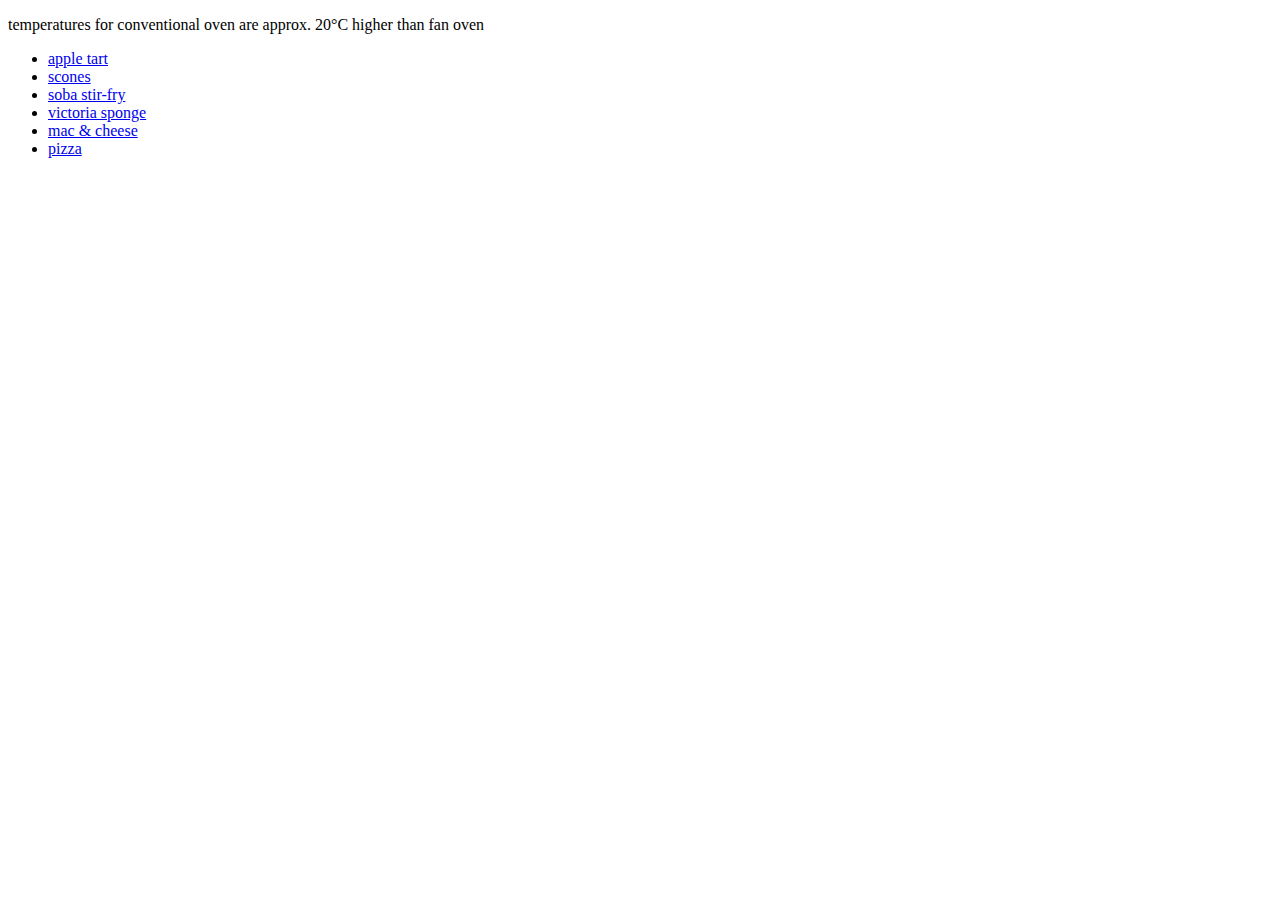
<file: public/recipes/index.html>
<!DOCTYPE html>
<html lang="en">

<head>
    <meta charset="utf-8">
    <meta name="viewport" content="width=device-width, initial-scale=1">
    <title>recipes :)</title>
    <!-- <link rel="stylesheet" type="text/css" href="styles.css"> -->
</head>

<body>
    <p>temperatures for conventional oven are approx. 20°C higher than fan oven</p>

    <ul>
        <li><a href="/recipes/apple-tart.html">apple tart</a></li>
        <li><a href="/recipes/scones.html">scones</a></li>
        <li><a href="/recipes/soba-stirfry.html">soba stir-fry</a></li>
        <li><a href="/recipes/victoria-sponge.html">victoria sponge</a></li>
        <li><a href="/recipes/mac-n-cheese.html">mac & cheese</a></li>
        <li><a href="/recipes/pizza.html">pizza</a></li>
    </ul>
</body>

</html>
</file>
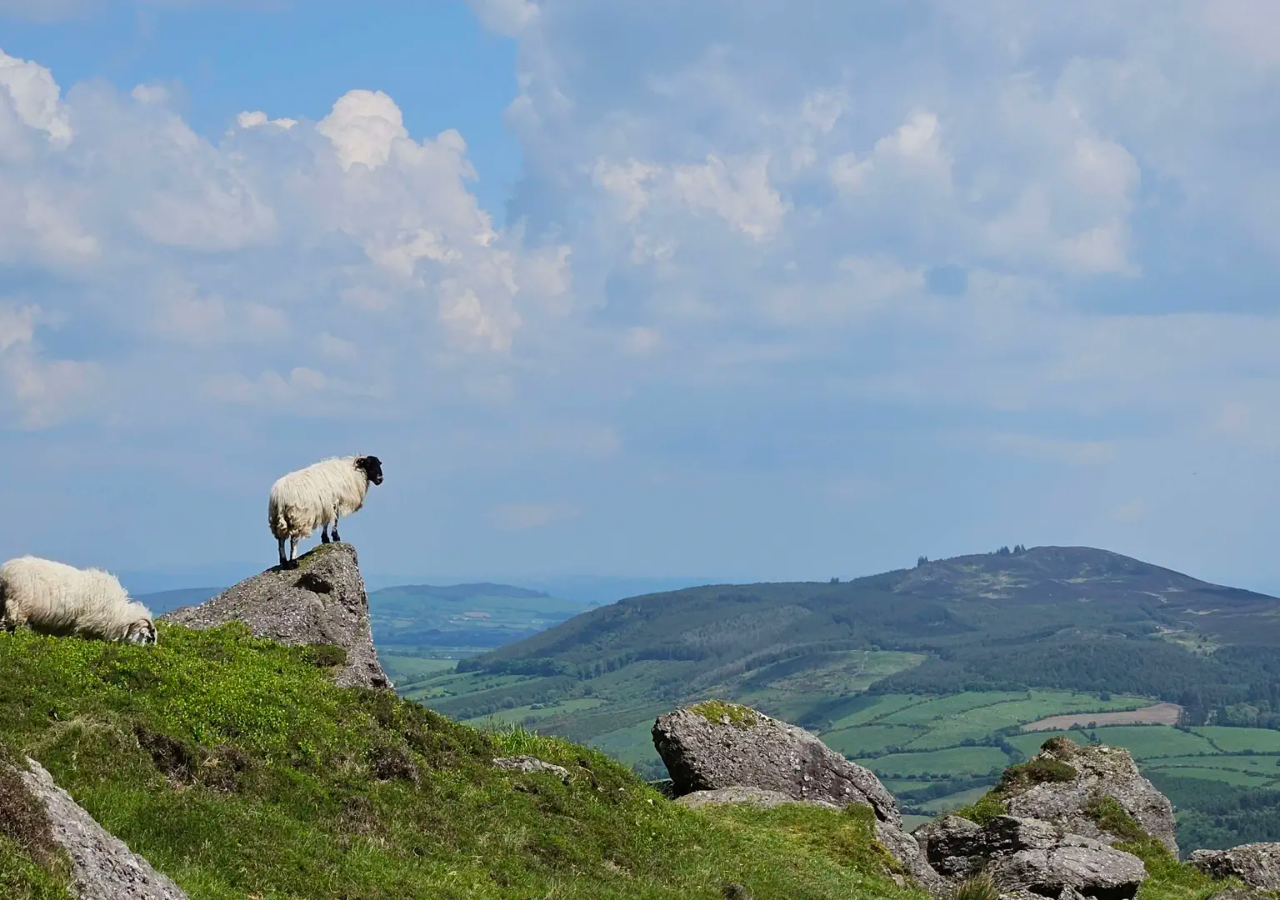
<file: public/help.html>
<!DOCTYPE html>
<html lang="en">

<head>
    <meta charset="utf-8">
    <meta name="viewport" content="width=device-width, initial-scale=1">
    <title>hi :)</title>
    <link rel="stylesheet" type="text/css" href="styles.css">
</head>

<body>

</body>

</html>
</file>
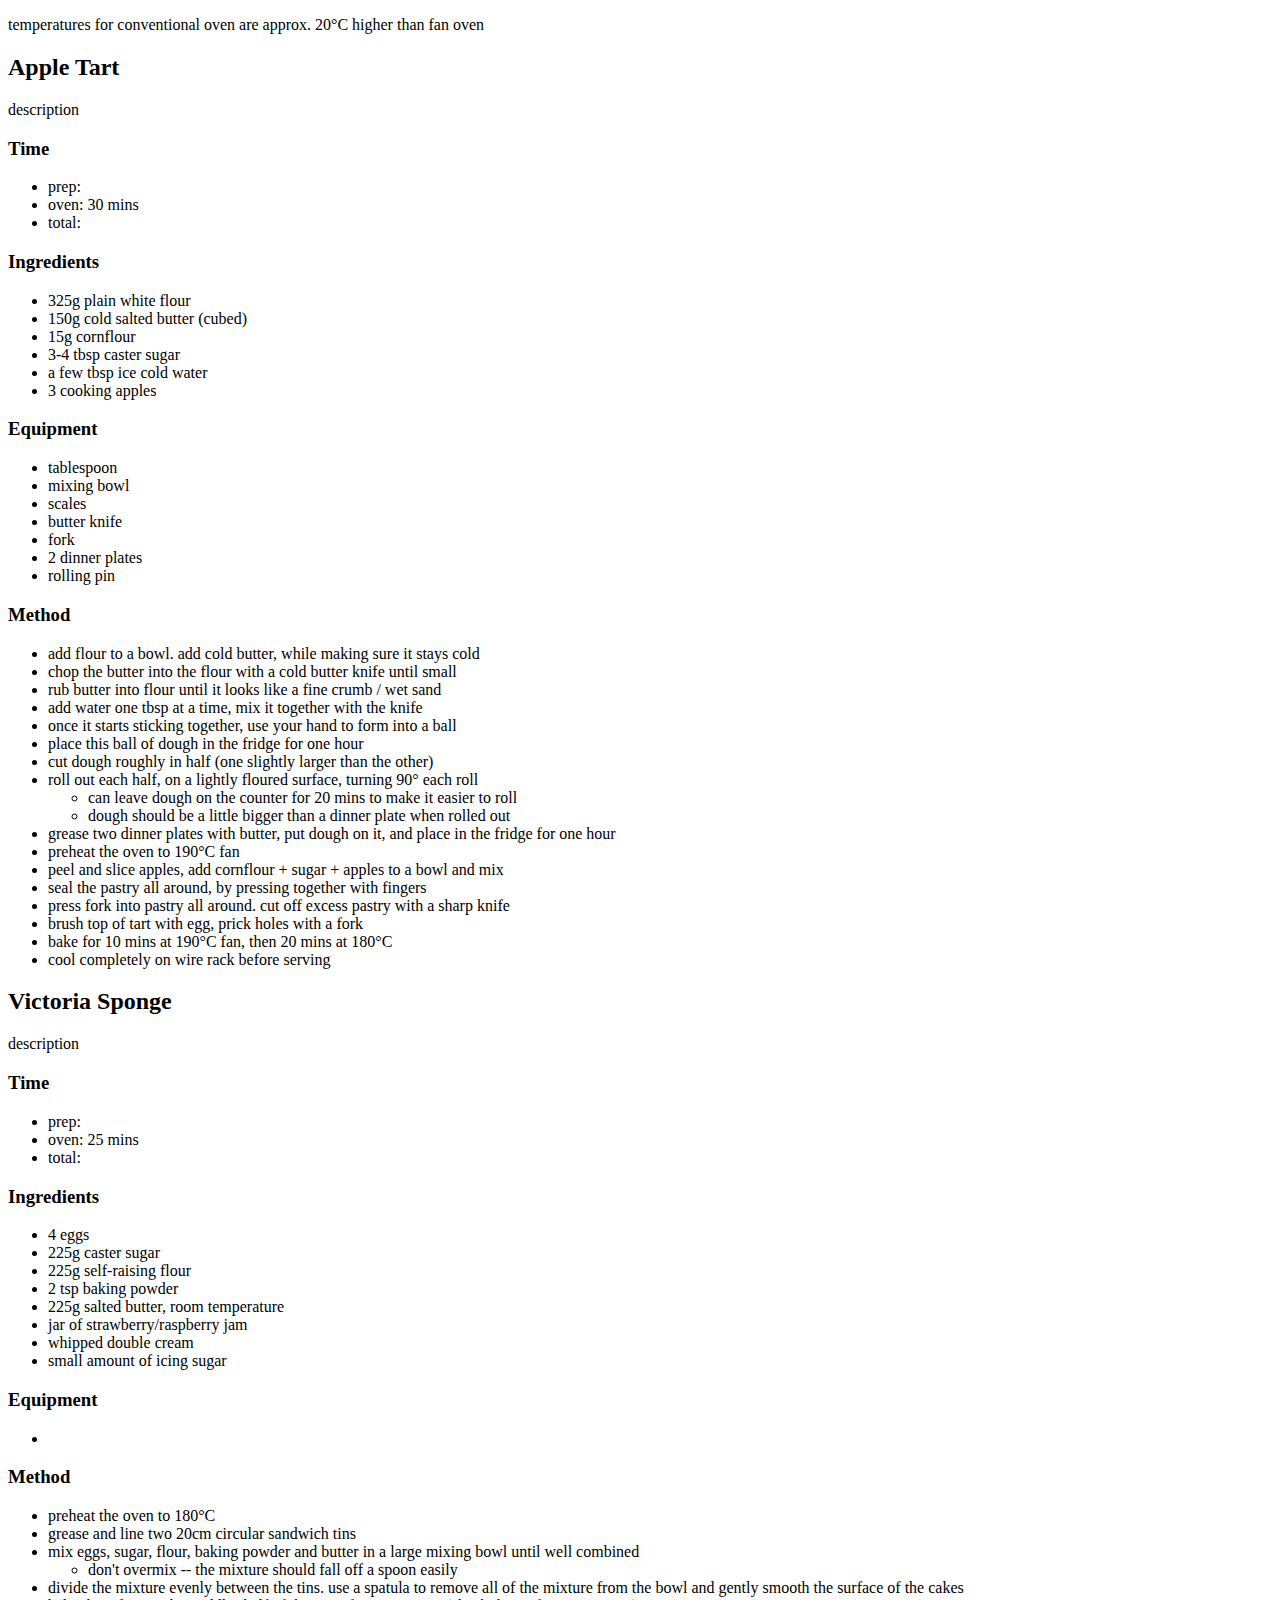
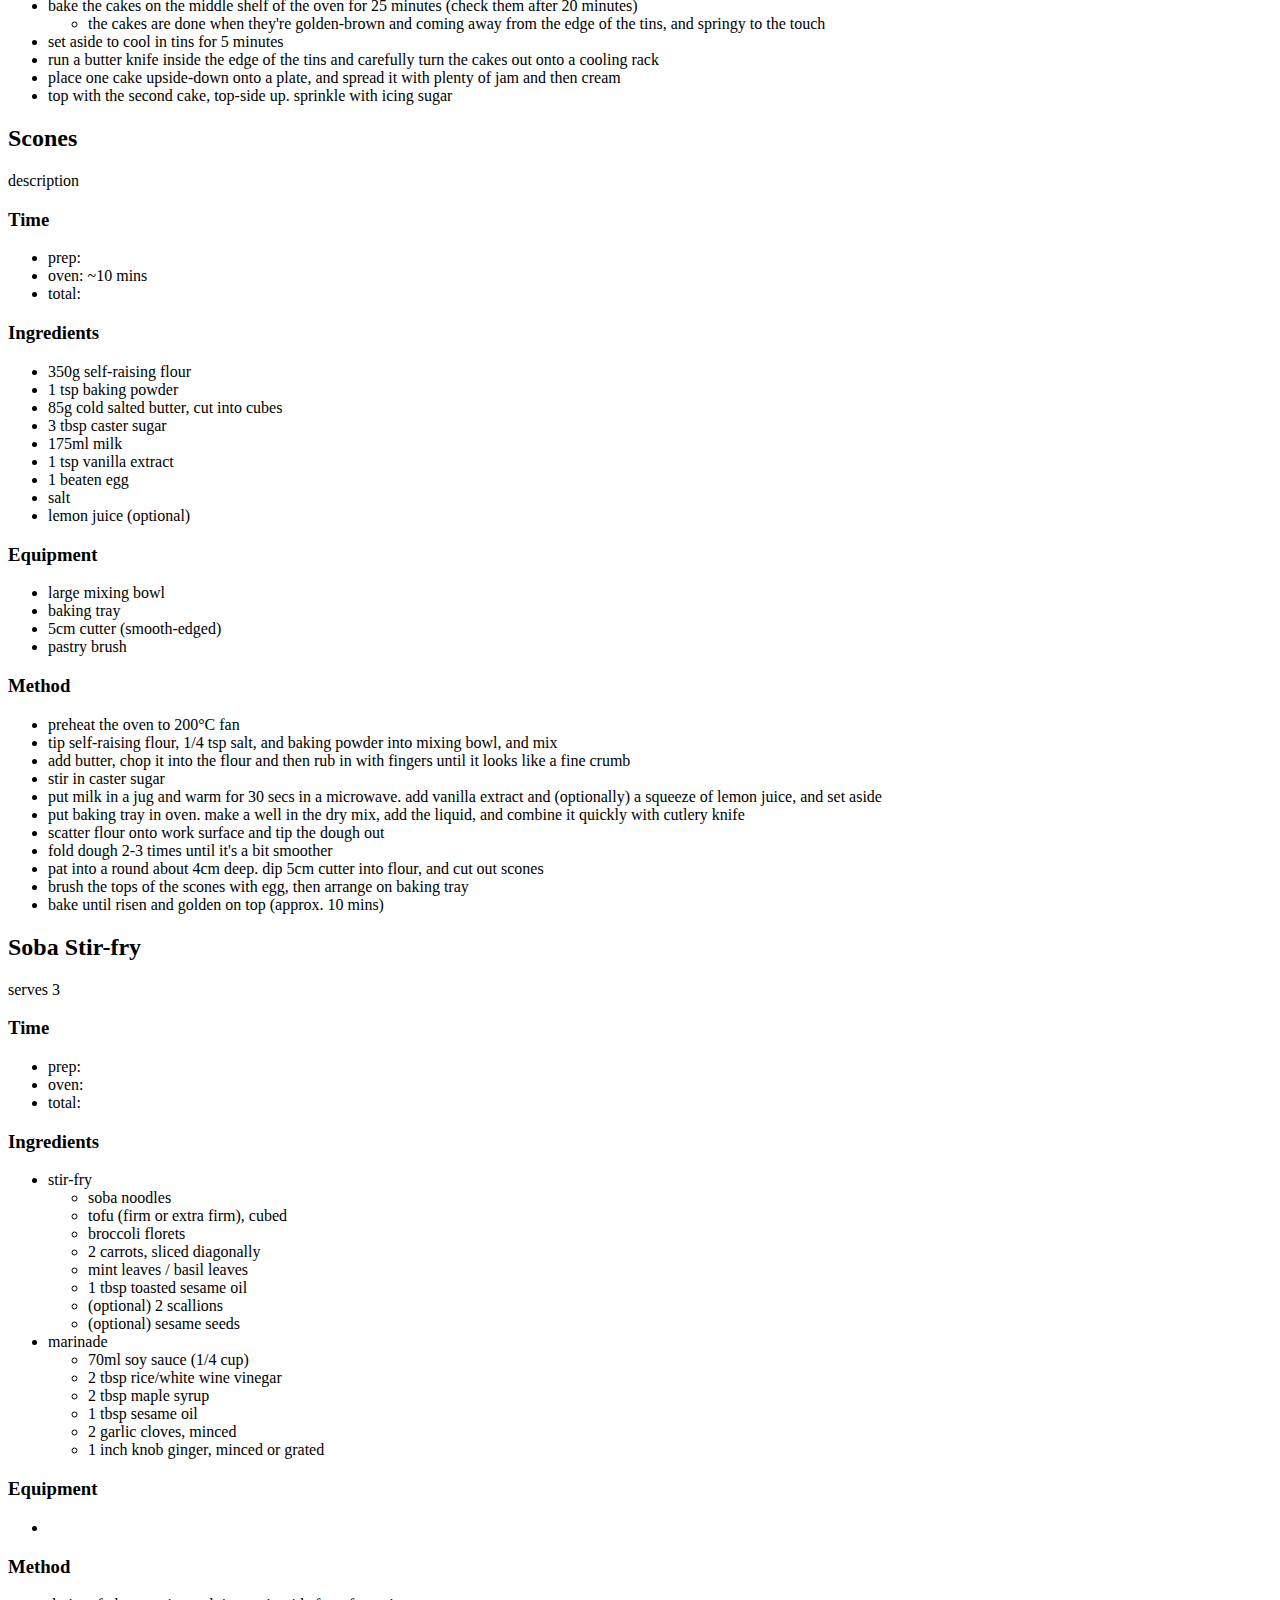
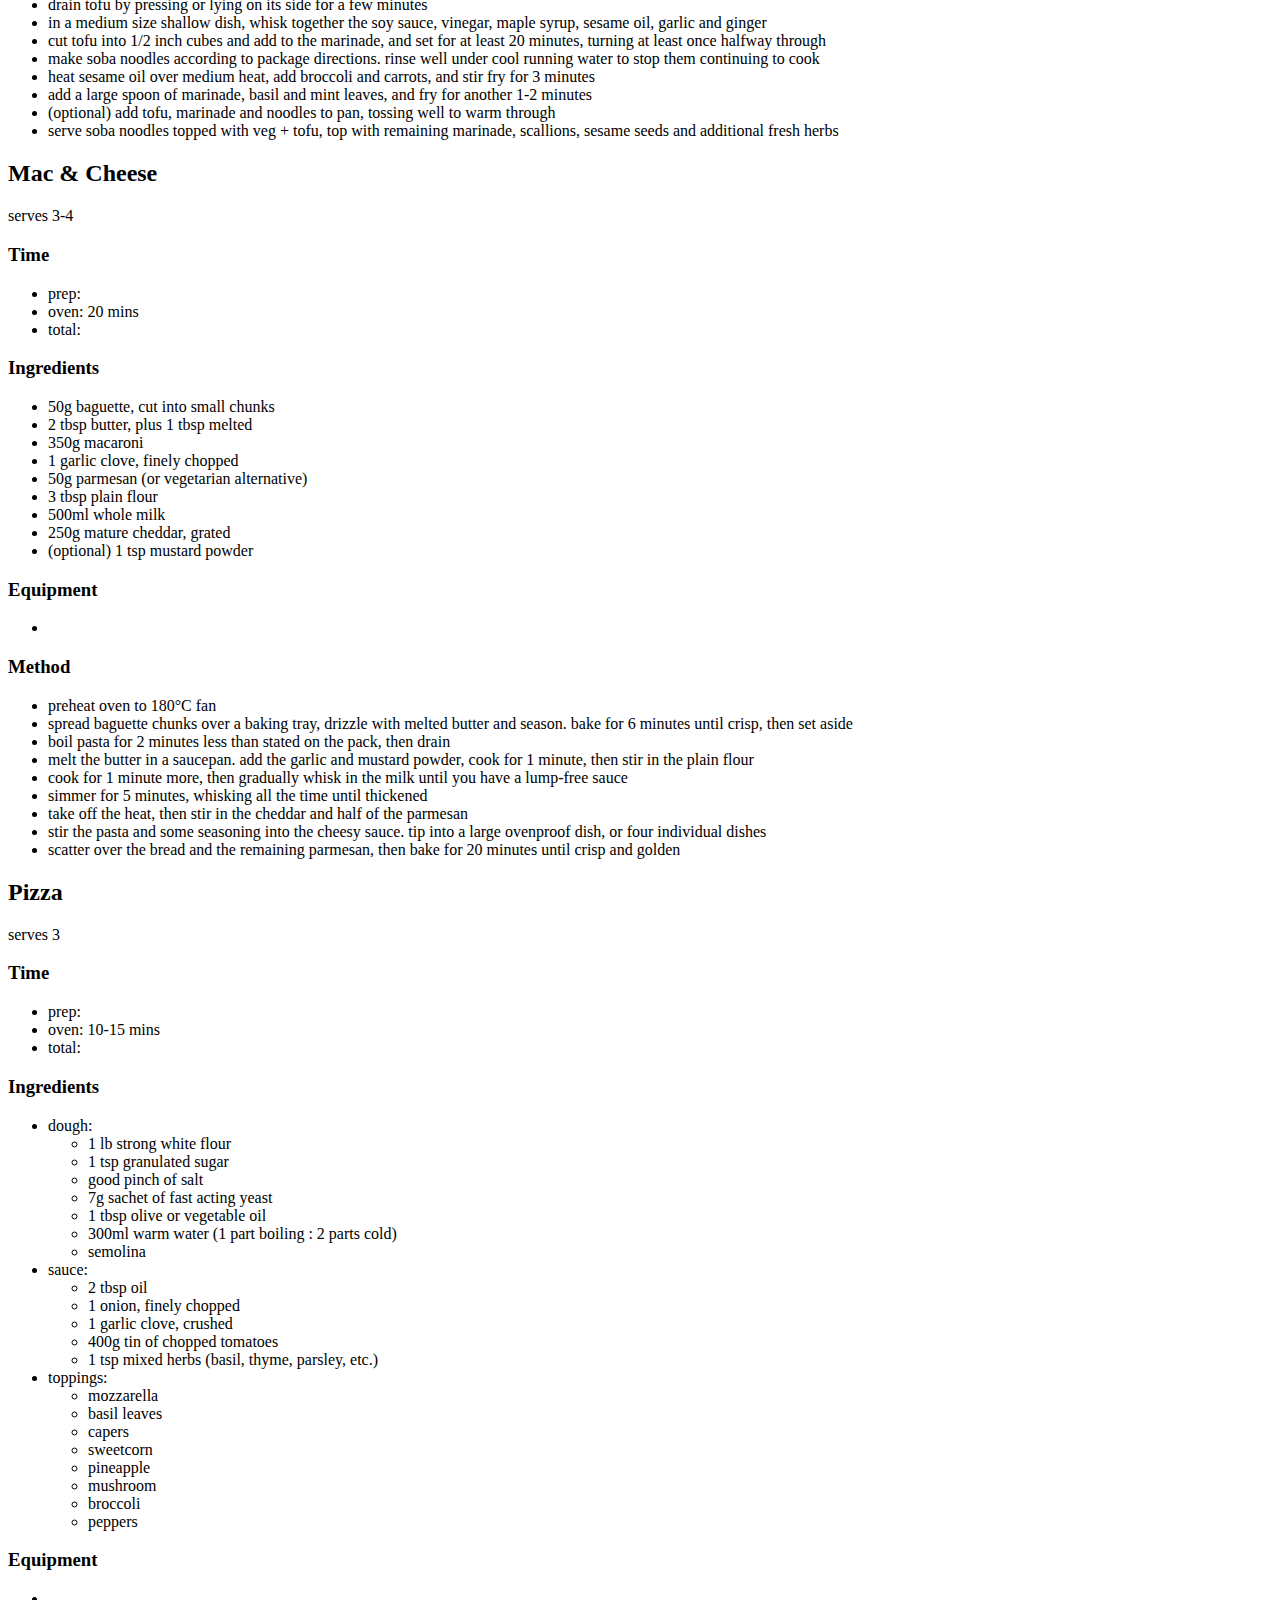
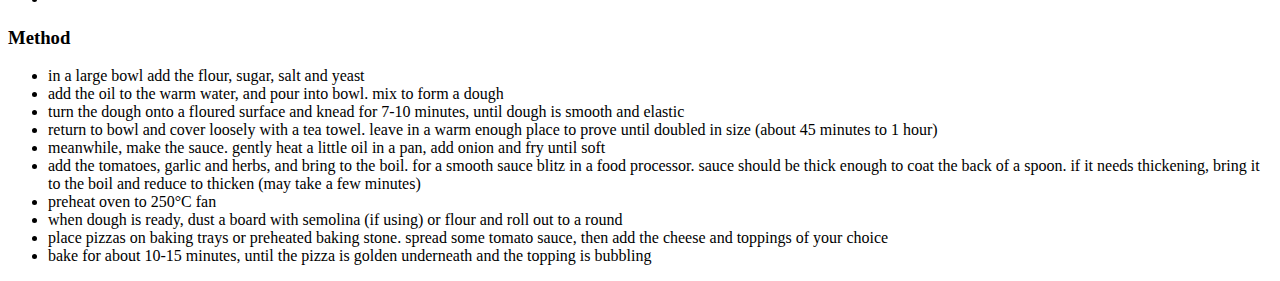
<file: public/recipes.html>
<!DOCTYPE html>
<html lang="en">

<head>
    <meta charset="utf-8">
    <meta name="viewport" content="width=device-width, initial-scale=1">
    <title>hi :)</title>
    <!-- <link rel="stylesheet" type="text/css" href="styles.css"> -->
</head>

<body>
    <p>temperatures for conventional oven are approx. 20°C higher than fan oven</p>

    <article>
        <h2>Apple Tart</h2>
        <p>description</p>
        <section class="preparation">
            <h3>Time</h3>
            <ul>
                <li>prep:</li>
                <li>oven: 30 mins</li>
                <li>total:</li>
            </ul>
        </section>
        <section class="ingredients">
            <h3>Ingredients</h3>
            <ul>
                <li>325g plain white flour</li>
                <li>150g cold salted butter (cubed)</li>
                <li>15g cornflour</li>
                <li>3-4 tbsp caster sugar</li>
                <li>a few tbsp ice cold water</li>
                <li>3 cooking apples</li>
            </ul>
        </section>
        <section class="equipment">
            <h3>Equipment</h3>
            <ul>
                <li>tablespoon</li>
                <li>mixing bowl</li>
                <li>scales</li>
                <li>butter knife</li>
                <li>fork</li>
                <li>2 dinner plates</li>
                <li>rolling pin</li>
            </ul>
        </section>
        <section class="method">
            <h3>Method</h3>
            <ul>
                <li>add flour to a bowl. add cold butter, while making sure it stays cold</li>
                <li>chop the butter into the flour with a cold butter knife until small</li>
                <li>rub butter into flour until it looks like a fine crumb / wet sand</li>
                <li>add water one tbsp at a time, mix it together with the knife</li>
                <li>once it starts sticking together, use your hand to form into a ball</li>
                <li>place this ball of dough in the fridge for one hour</li>
                <li>cut dough roughly in half (one slightly larger than the other)</li>
                <li>roll out each half, on a lightly floured surface, turning 90° each roll
                    <ul>
                        <li>can leave dough on the counter for 20 mins to make it easier to roll</li>
                        <li>dough should be a little bigger than a dinner plate when rolled out</li>
                    </ul>
                </li>
                <li>grease two dinner plates with butter, put dough on it, and place in the fridge for one hour</li>
                <li>preheat the oven to 190°C fan</li>
                <li>peel and slice apples, add cornflour + sugar + apples to a bowl and mix</li>
                <li>seal the pastry all around, by pressing together with fingers</li>
                <li>press fork into pastry all around. cut off excess pastry with a sharp knife</li>
                <li>brush top of tart with egg, prick holes with a fork</li>
                <li>bake for 10 mins at 190°C fan, then 20 mins at 180°C</li>
                <li>cool completely on wire rack before serving</li>
            </ul>
        </section>
    </article>

    <article>
        <h2>Victoria Sponge</h2>
        <p>description</p>
        <section class="preparation">
            <h3>Time</h3>
            <ul>
                <li>prep:</li>
                <li>oven: 25 mins</li>
                <li>total:</li>
            </ul>
        </section>
        <section class="ingredients">
            <h3>Ingredients</h3>
            <ul>
                <li>4 eggs</li>
                <li>225g caster sugar</li>
                <li>225g self-raising flour</li>
                <li>2 tsp baking powder</li>
                <li>225g salted butter, room temperature</li>
                <li>jar of strawberry/raspberry jam</li>
                <li>whipped double cream</li>
                <li>small amount of icing sugar</li>
            </ul>
        </section>
        <section class="equipment">
            <h3>Equipment</h3>
            <ul>
                <li></li>
            </ul>
        </section>
        <section class="method">
            <h3>Method</h3>
            <ul>
                <li>preheat the oven to 180°C</li>
                <li>grease and line two 20cm circular sandwich tins</li>
                <li>mix eggs, sugar, flour, baking powder and butter in a large mixing bowl until well combined
                    <ul>
                        <li>don't overmix -- the mixture should fall off a spoon easily</li>
                    </ul>
                </li>
                <li>divide the mixture evenly between the tins. use a spatula to remove all of the mixture from the bowl
                    and gently smooth the surface of the cakes</li>
                <li>bake the cakes on the middle shelf of the oven for 25 minutes (check them after 20 minutes)
                    <ul>
                        <li>the cakes are done when they're golden-brown and coming away from the edge of the tins, and
                            springy to the touch</li>
                    </ul>
                </li>
                <li>set aside to cool in tins for 5 minutes</li>
                <li>run a butter knife inside the edge of the tins and carefully turn the cakes out onto a cooling rack
                </li>
                <li>place one cake upside-down onto a plate, and spread it with plenty of jam and then cream</li>
                <li>top with the second cake, top-side up. sprinkle with icing sugar</li>
            </ul>
        </section>
    </article>

    <article>
        <h2>Scones</h2>
        <p>description</p>
        <section class="preparation">
            <h3>Time</h3>
            <ul>
                <li>prep:</li>
                <li>oven: ~10 mins</li>
                <li>total:</li>
            </ul>
        </section>
        <section class="ingredients">
            <h3>Ingredients</h3>
            <ul>
                <li>350g self-raising flour</li>
                <li>1 tsp baking powder</li>
                <li>85g cold salted butter, cut into cubes</li>
                <li>3 tbsp caster sugar</li>
                <li>175ml milk</li>
                <li>1 tsp vanilla extract</li>
                <li>1 beaten egg</li>
                <li>salt</li>
                <li>lemon juice (optional)</li>
            </ul>
        </section>
        <section class="equipment">
            <h3>Equipment</h3>
            <ul>
                <li>large mixing bowl</li>
                <li>baking tray</li>
                <li>5cm cutter (smooth-edged)</li>
                <li>pastry brush</li>
            </ul>
        </section>
        <section class="method">
            <h3>Method</h3>
            <ul>
                <li>preheat the oven to 200°C fan</li>
                <li>tip self-raising flour, 1/4 tsp salt, and baking powder into mixing bowl, and mix</li>
                <li>add butter, chop it into the flour and then rub in with fingers until it looks like a fine crumb
                </li>
                <li>stir in caster sugar</li>
                <li>put milk in a jug and warm for 30 secs in a microwave. add vanilla extract and (optionally) a
                    squeeze of lemon juice, and set aside</li>
                <li>put baking tray in oven. make a well in the dry mix, add the liquid, and combine it quickly with
                    cutlery knife</li>
                <li>scatter flour onto work surface and tip the dough out</li>
                <li>fold dough 2-3 times until it's a bit smoother</li>
                <li>pat into a round about 4cm deep. dip 5cm cutter into flour, and cut out scones</li>
                <li>brush the tops of the scones with egg, then arrange on baking tray</li>
                <li>bake until risen and golden on top (approx. 10 mins)</li>
            </ul>
        </section>
    </article>

    <article>
        <h2>Soba Stir-fry</h2>
        <p>serves 3</p>
        <section class="preparation">
            <h3>Time</h3>
            <ul>
                <li>prep:</li>
                <li>oven:</li>
                <li>total:</li>
            </ul>
        </section>
        <section class="ingredients">
            <h3>Ingredients</h3>
            <ul>
                <li>stir-fry <ul>
                        <li>soba noodles</li>
                        <li>tofu (firm or extra firm), cubed</li>
                        <li>broccoli florets</li>
                        <li>2 carrots, sliced diagonally</li>
                        <li>mint leaves / basil leaves</li>
                        <li>1 tbsp toasted sesame oil</li>
                        <li>(optional) 2 scallions</li>
                        <li>(optional) sesame seeds</li>
                    </ul>
                </li>
                <li>marinade<ul>
                        <li>70ml soy sauce (1/4 cup)</li>
                        <li>2 tbsp rice/white wine vinegar</li>
                        <li>2 tbsp maple syrup</li>
                        <li>1 tbsp sesame oil</li>
                        <li>2 garlic cloves, minced</li>
                        <li>1 inch knob ginger, minced or grated</li>
                    </ul>
                </li>
            </ul>
        </section>
        <section class="equipment">
            <h3>Equipment</h3>
            <ul>
                <li></li>
            </ul>
        </section>
        <section class="method">
            <h3>Method</h3>
            <ul>
                <li>drain tofu by pressing or lying on its side for a few minutes</li>
                <li>in a medium size shallow dish, whisk together the soy sauce, vinegar, maple syrup, sesame oil,
                    garlic and ginger</li>
                <li>cut tofu into 1/2 inch cubes and add to the marinade, and set for at least 20 minutes, turning at
                    least once halfway through</li>
                <li>make soba noodles according to package directions. rinse well under cool running water to stop them
                    continuing to cook</li>
                <li>heat sesame oil over medium heat, add broccoli and carrots, and stir fry for 3 minutes</li>
                <li>add a large spoon of marinade, basil and mint leaves, and fry for another 1-2 minutes</li>
                <li>(optional) add tofu, marinade and noodles to pan, tossing well to warm through</li>
                <li>serve soba noodles topped with veg + tofu, top with remaining marinade, scallions, sesame seeds and
                    additional fresh herbs</li>
            </ul>
        </section>
    </article>

    <article>
        <h2>Mac & Cheese</h2>
        <p>serves 3-4</p>
        <section class="preparation">
            <h3>Time</h3>
            <ul>
                <li>prep:</li>
                <li>oven: 20 mins</li>
                <li>total:</li>
            </ul>
        </section>
        <section class="ingredients">
            <h3>Ingredients</h3>
            <ul>
                <li>50g baguette, cut into small chunks</li>
                <li>2 tbsp butter, plus 1 tbsp melted</li>
                <li>350g macaroni</li>
                <li>1 garlic clove, finely chopped</li>
                <li>50g parmesan (or vegetarian alternative)</li>
                <li>3 tbsp plain flour</li>
                <li>500ml whole milk</li>
                <li>250g mature cheddar, grated</li>
                <li>(optional) 1 tsp mustard powder</li>
            </ul>
        </section>
        <section class="equipment">
            <h3>Equipment</h3>
            <ul>
                <li></li>
            </ul>
        </section>
        <section class="method">
            <h3>Method</h3>
            <ul>
                <li>preheat oven to 180°C fan</li>
                <li>spread baguette chunks over a baking tray, drizzle with melted butter and season. bake for 6 minutes
                    until crisp, then set aside</li>
                <li>boil pasta for 2 minutes less than stated on the pack, then drain</li>
                <li>melt the butter in a saucepan. add the garlic and mustard powder, cook for 1 minute, then stir in
                    the plain flour</li>
                <li>cook for 1 minute more, then gradually whisk in the milk until you have a lump-free sauce</li>
                <li>simmer for 5 minutes, whisking all the time until thickened</li>
                <li>take off the heat, then stir in the cheddar and half of the parmesan</li>
                <li>stir the pasta and some seasoning into the cheesy sauce. tip into a large ovenproof dish, or four
                    individual dishes</li>
                <li>scatter over the bread and the remaining parmesan, then bake for 20 minutes until crisp and golden
                </li>
            </ul>
        </section>
    </article>

    <article>
        <h2>Pizza</h2>
        <p>serves 3</p>
        <section class="preparation">
            <h3>Time</h3>
            <ul>
                <li>prep:</li>
                <li>oven: 10-15 mins</li>
                <li>total:</li>
            </ul>
        </section>
        <section class="ingredients">
            <h3>Ingredients</h3>
            <ul>
                <li>dough: <ul>
                        <li>1 lb strong white flour</li>
                        <li>1 tsp granulated sugar</li>
                        <li>good pinch of salt</li>
                        <li>7g sachet of fast acting yeast</li>
                        <li>1 tbsp olive or vegetable oil</li>
                        <li>300ml warm water (1 part boiling : 2 parts cold)</li>
                        <li>semolina</li>
                    </ul>
                </li>
                <li>sauce: <ul>
                        <li>2 tbsp oil</li>
                        <li>1 onion, finely chopped</li>
                        <li>1 garlic clove, crushed</li>
                        <li>400g tin of chopped tomatoes</li>
                        <li>1 tsp mixed herbs (basil, thyme, parsley, etc.)</li>
                    </ul>
                </li>
                <li>toppings: <ul>
                        <li>mozzarella</li>
                        <li>basil leaves</li>
                        <li>capers</li>
                        <li>sweetcorn</li>
                        <li>pineapple</li>
                        <li>mushroom</li>
                        <li>broccoli</li>
                        <li>peppers</li>
                    </ul>
                </li>
            </ul>
        </section>
        <section class="equipment">
            <h3>Equipment</h3>
            <ul>
                <li></li>
            </ul>
        </section>
        <section class="method">
            <h3>Method</h3>
            <ul>
                <li>in a large bowl add the flour, sugar, salt and yeast</li>
                <li>add the oil to the warm water, and pour into bowl. mix to form a dough</li>
                <li>turn the dough onto a floured surface and knead for 7-10 minutes, until dough is smooth and elastic
                </li>
                <li>return to bowl and cover loosely with a tea towel. leave in a warm enough place to prove until
                    doubled in size (about 45 minutes to 1 hour)</li>
                <li>meanwhile, make the sauce. gently heat a little oil in a pan, add onion and fry until soft</li>
                <li>add the tomatoes, garlic and herbs, and bring to the boil. for a smooth sauce blitz in a food
                    processor. sauce should be thick enough to coat the back of a spoon. if it needs thickening, bring
                    it to the boil and reduce to thicken (may take a few minutes)</li>
                <li>preheat oven to 250°C fan</li>
                <li>when dough is ready, dust a board with semolina (if using) or flour and roll out to a round</li>
                <li>place pizzas on baking trays or preheated baking stone. spread some tomato sauce, then add the
                    cheese and toppings of your choice</li>
                <li>bake for about 10-15 minutes, until the pizza is golden underneath and the topping is bubbling</li>
            </ul>
        </section>
    </article>
</body>

</html>
</file>
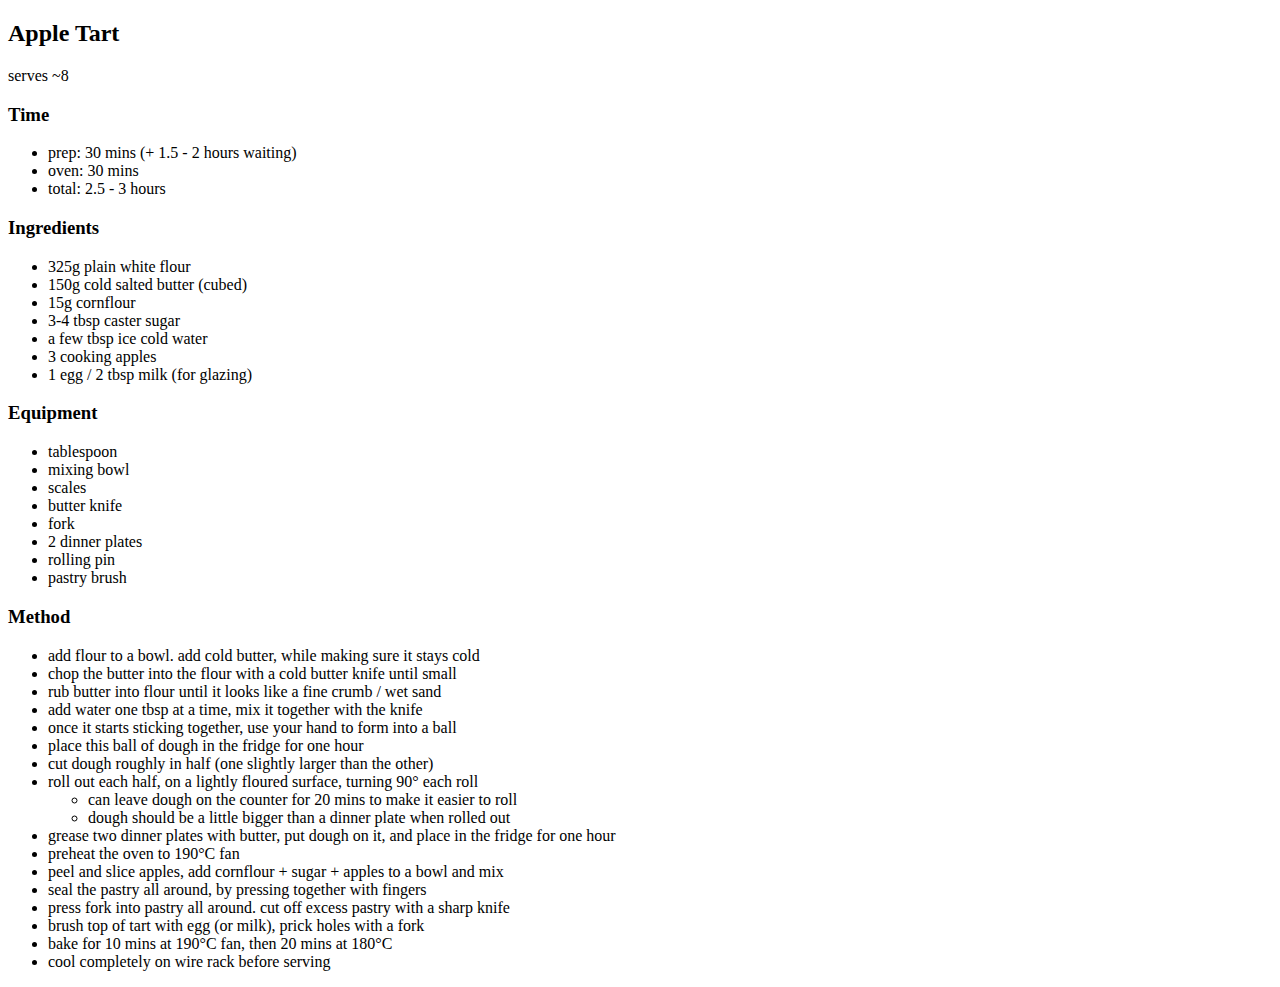
<file: public/recipes/apple-tart.html>
<!DOCTYPE html>
<html lang="en">

<head>
    <meta charset="utf-8">
    <meta name="viewport" content="width=device-width, initial-scale=1">
    <title>apple tart recipe</title>
    <!-- <link rel="stylesheet" type="text/css" href="styles.css"> -->
</head>

<body>
    <article>
        <h2>Apple Tart</h2>
        <p>serves ~8</p>
        <section class="preparation">
            <h3>Time</h3>
            <ul>
                <li>prep: 30 mins (+ 1.5 - 2 hours waiting)</li>
                <li>oven: 30 mins</li>
                <li>total: 2.5 - 3 hours</li>
            </ul>
        </section>
        <section class="ingredients">
            <h3>Ingredients</h3>
            <ul>
                <li>325g plain white flour</li>
                <li>150g cold salted butter (cubed)</li>
                <li>15g cornflour</li>
                <li>3-4 tbsp caster sugar</li>
                <li>a few tbsp ice cold water</li>
                <li>3 cooking apples</li>
                <li>1 egg / 2 tbsp milk (for glazing)</li>
            </ul>
        </section>
        <section class="equipment">
            <h3>Equipment</h3>
            <ul>
                <li>tablespoon</li>
                <li>mixing bowl</li>
                <li>scales</li>
                <li>butter knife</li>
                <li>fork</li>
                <li>2 dinner plates</li>
                <li>rolling pin</li>
                <li>pastry brush</li>
            </ul>
        </section>
        <section class="method">
            <h3>Method</h3>
            <ul>
                <li>add flour to a bowl. add cold butter, while making sure it stays cold</li>
                <li>chop the butter into the flour with a cold butter knife until small</li>
                <li>rub butter into flour until it looks like a fine crumb / wet sand</li>
                <li>add water one tbsp at a time, mix it together with the knife</li>
                <li>once it starts sticking together, use your hand to form into a ball</li>
                <li>place this ball of dough in the fridge for one hour</li>
                <li>cut dough roughly in half (one slightly larger than the other)</li>
                <li>roll out each half, on a lightly floured surface, turning 90° each roll
                    <ul>
                        <li>can leave dough on the counter for 20 mins to make it easier to roll</li>
                        <li>dough should be a little bigger than a dinner plate when rolled out</li>
                    </ul>
                </li>
                <li>grease two dinner plates with butter, put dough on it, and place in the fridge for one hour</li>
                <li>preheat the oven to 190°C fan</li>
                <li>peel and slice apples, add cornflour + sugar + apples to a bowl and mix</li>
                <li>seal the pastry all around, by pressing together with fingers</li>
                <li>press fork into pastry all around. cut off excess pastry with a sharp knife</li>
                <li>brush top of tart with egg (or milk), prick holes with a fork</li>
                <li>bake for 10 mins at 190°C fan, then 20 mins at 180°C</li>
                <li>cool completely on wire rack before serving</li>
            </ul>
        </section>
    </article>
</body>
</file>
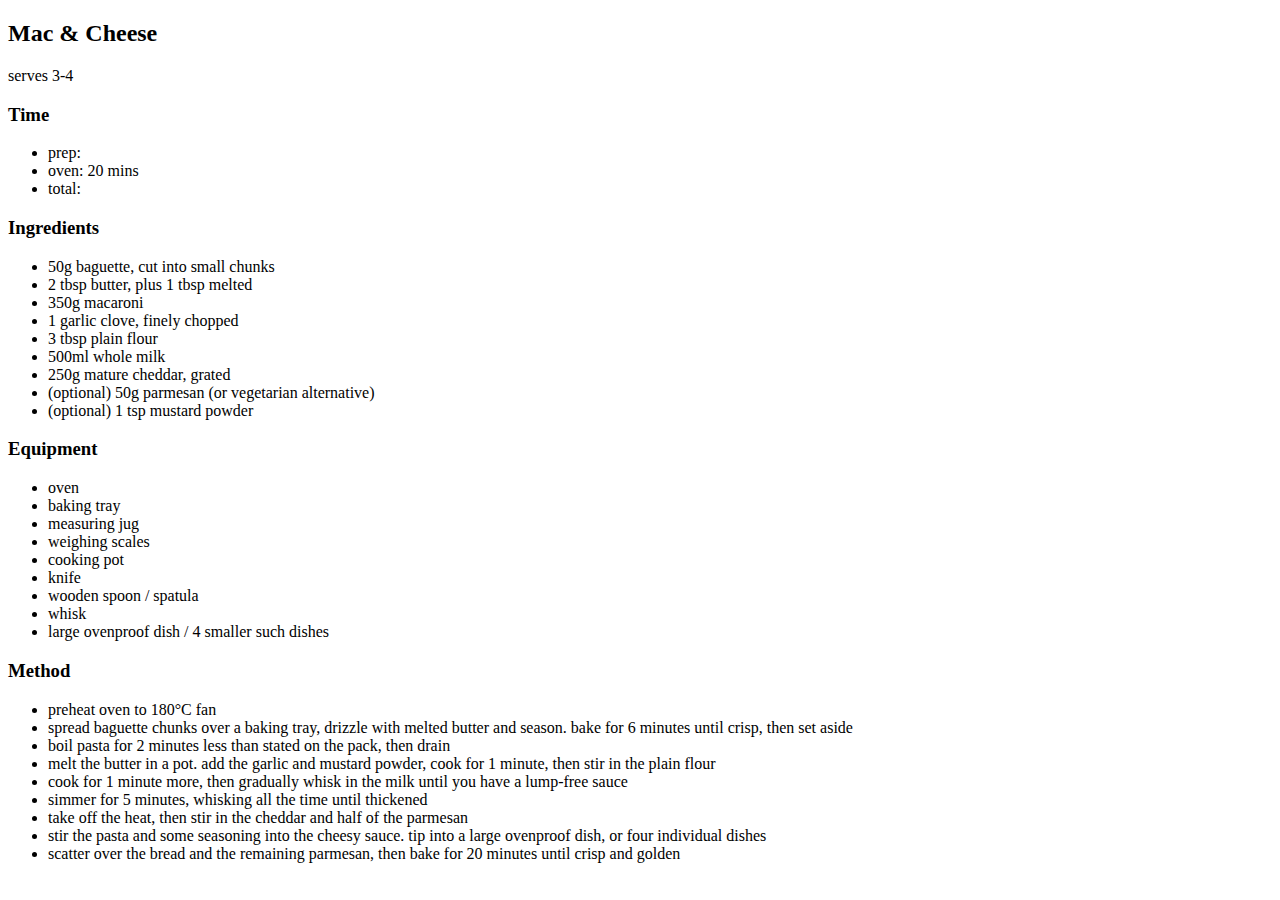
<file: public/recipes/mac-n-cheese.html>
<!DOCTYPE html>
<html lang="en">

<head>
    <meta charset="utf-8">
    <meta name="viewport" content="width=device-width, initial-scale=1">
    <title>mac & cheese recipe</title>
    <!-- <link rel="stylesheet" type="text/css" href="styles.css"> -->
</head>

<body>
    <article>
        <h2>Mac & Cheese</h2>
        <p>serves 3-4</p>
        <section class="preparation">
            <h3>Time</h3>
            <ul>
                <li>prep:</li>
                <li>oven: 20 mins</li>
                <li>total:</li>
            </ul>
        </section>
        <section class="ingredients">
            <h3>Ingredients</h3>
            <ul>
                <li>50g baguette, cut into small chunks</li>
                <li>2 tbsp butter, plus 1 tbsp melted</li>
                <li>350g macaroni</li>
                <li>1 garlic clove, finely chopped</li>
                <li>3 tbsp plain flour</li>
                <li>500ml whole milk</li>
                <li>250g mature cheddar, grated</li>
                <li>(optional) 50g parmesan (or vegetarian alternative)</li>
                <li>(optional) 1 tsp mustard powder</li>
            </ul>
        </section>
        <section class="equipment">
            <h3>Equipment</h3>
            <ul>
                <li>oven</li>
                <li>baking tray</li>
                <li>measuring jug</li>
                <li>weighing scales</li>
                <li>cooking pot</li>
                <li>knife</li>
                <li>wooden spoon / spatula</li>
                <li>whisk</li>
                <li>large ovenproof dish / 4 smaller such dishes</li>
            </ul>
        </section>
        <section class="method">
            <h3>Method</h3>
            <ul>
                <li>preheat oven to 180°C fan</li>
                <li>spread baguette chunks over a baking tray, drizzle with melted butter and season. bake for 6 minutes
                    until crisp, then set aside</li>
                <li>boil pasta for 2 minutes less than stated on the pack, then drain</li>
                <li>melt the butter in a pot. add the garlic and mustard powder, cook for 1 minute, then stir in
                    the plain flour</li>
                <li>cook for 1 minute more, then gradually whisk in the milk until you have a lump-free sauce</li>
                <li>simmer for 5 minutes, whisking all the time until thickened</li>
                <li>take off the heat, then stir in the cheddar and half of the parmesan</li>
                <li>stir the pasta and some seasoning into the cheesy sauce. tip into a large ovenproof dish, or four
                    individual dishes</li>
                <li>scatter over the bread and the remaining parmesan, then bake for 20 minutes until crisp and golden
                </li>
            </ul>
        </section>
    </article>
</body>
</file>
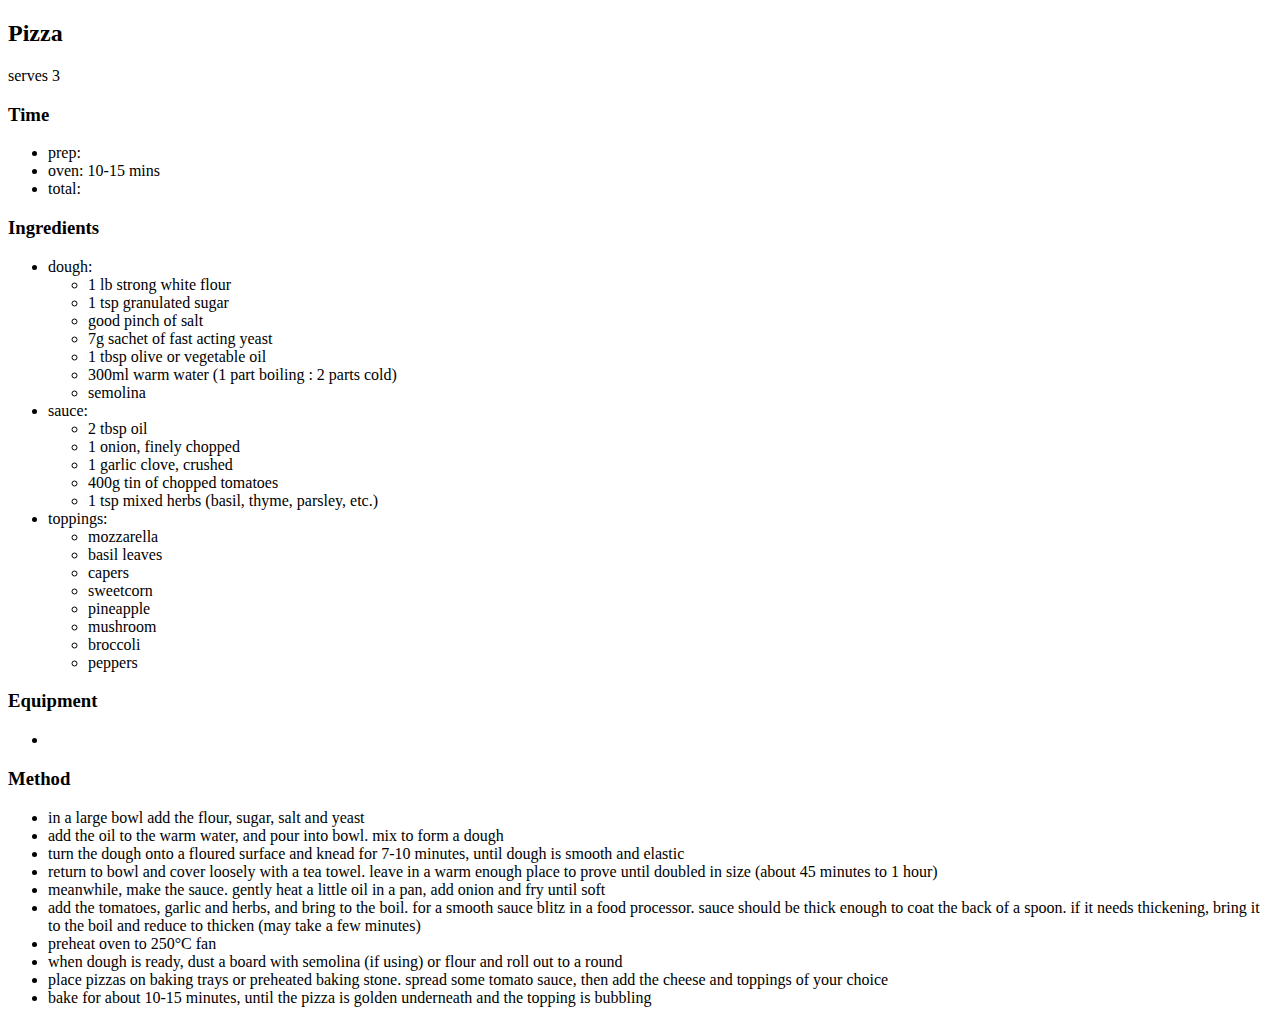
<file: public/recipes/pizza.html>
<!DOCTYPE html>
<html lang="en">

<head>
    <meta charset="utf-8">
    <meta name="viewport" content="width=device-width, initial-scale=1">
    <title>pizza recipe</title>
    <!-- <link rel="stylesheet" type="text/css" href="styles.css"> -->
</head>

<body>
    <article>
        <h2>Pizza</h2>
        <p>serves 3</p>
        <section class="preparation">
            <h3>Time</h3>
            <ul>
                <li>prep:</li>
                <li>oven: 10-15 mins</li>
                <li>total:</li>
            </ul>
        </section>
        <section class="ingredients">
            <h3>Ingredients</h3>
            <ul>
                <li>dough: <ul>
                        <li>1 lb strong white flour</li>
                        <li>1 tsp granulated sugar</li>
                        <li>good pinch of salt</li>
                        <li>7g sachet of fast acting yeast</li>
                        <li>1 tbsp olive or vegetable oil</li>
                        <li>300ml warm water (1 part boiling : 2 parts cold)</li>
                        <li>semolina</li>
                    </ul>
                </li>
                <li>sauce: <ul>
                        <li>2 tbsp oil</li>
                        <li>1 onion, finely chopped</li>
                        <li>1 garlic clove, crushed</li>
                        <li>400g tin of chopped tomatoes</li>
                        <li>1 tsp mixed herbs (basil, thyme, parsley, etc.)</li>
                    </ul>
                </li>
                <li>toppings: <ul>
                        <li>mozzarella</li>
                        <li>basil leaves</li>
                        <li>capers</li>
                        <li>sweetcorn</li>
                        <li>pineapple</li>
                        <li>mushroom</li>
                        <li>broccoli</li>
                        <li>peppers</li>
                    </ul>
                </li>
            </ul>
        </section>
        <section class="equipment">
            <h3>Equipment</h3>
            <ul>
                <li></li>
            </ul>
        </section>
        <section class="method">
            <h3>Method</h3>
            <ul>
                <li>in a large bowl add the flour, sugar, salt and yeast</li>
                <li>add the oil to the warm water, and pour into bowl. mix to form a dough</li>
                <li>turn the dough onto a floured surface and knead for 7-10 minutes, until dough is smooth and elastic
                </li>
                <li>return to bowl and cover loosely with a tea towel. leave in a warm enough place to prove until
                    doubled in size (about 45 minutes to 1 hour)</li>
                <li>meanwhile, make the sauce. gently heat a little oil in a pan, add onion and fry until soft</li>
                <li>add the tomatoes, garlic and herbs, and bring to the boil. for a smooth sauce blitz in a food
                    processor. sauce should be thick enough to coat the back of a spoon. if it needs thickening, bring
                    it to the boil and reduce to thicken (may take a few minutes)</li>
                <li>preheat oven to 250°C fan</li>
                <li>when dough is ready, dust a board with semolina (if using) or flour and roll out to a round</li>
                <li>place pizzas on baking trays or preheated baking stone. spread some tomato sauce, then add the
                    cheese and toppings of your choice</li>
                <li>bake for about 10-15 minutes, until the pizza is golden underneath and the topping is bubbling</li>
            </ul>
        </section>
    </article>
</body>
</file>
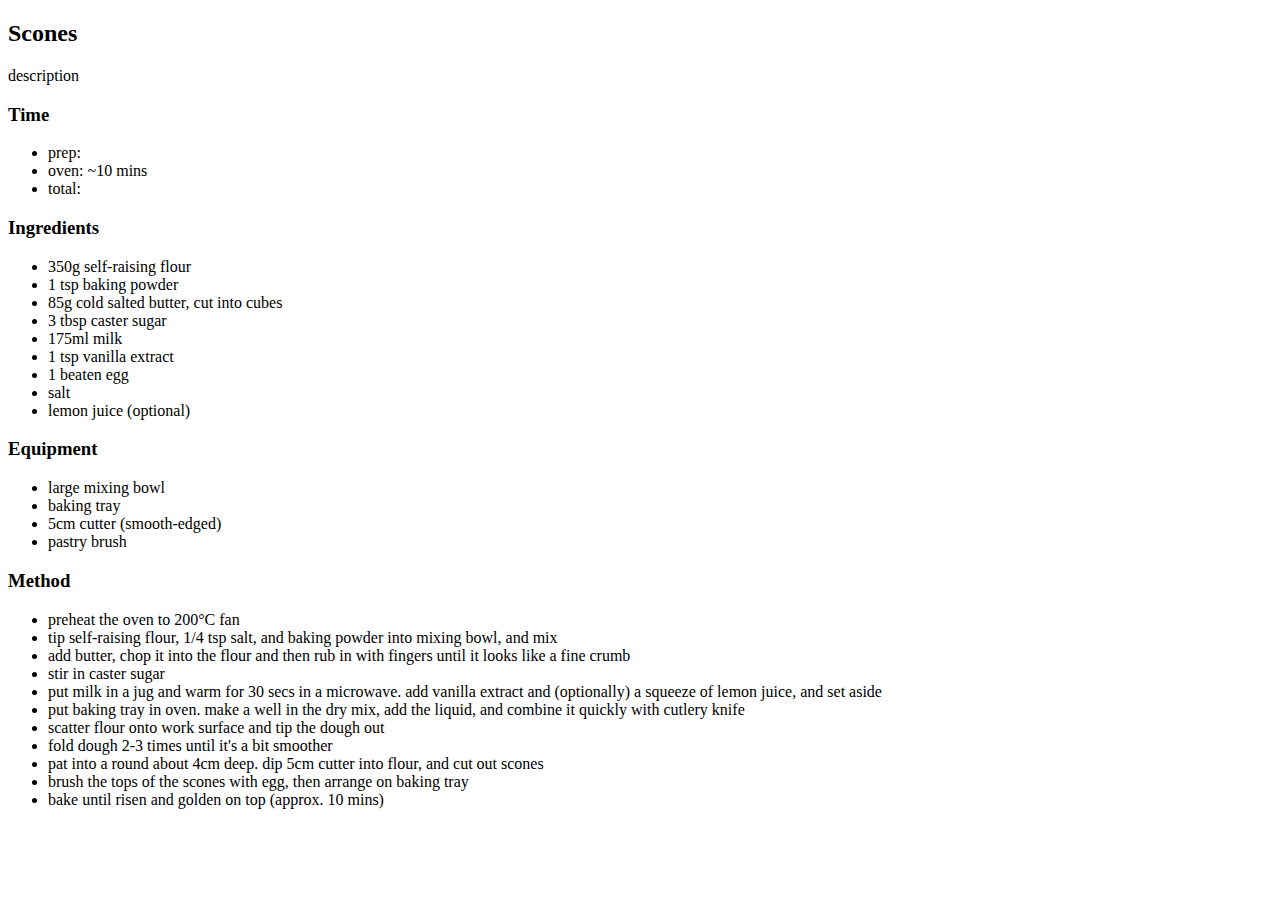
<file: public/recipes/scones.html>
<!DOCTYPE html>
<html lang="en">

<head>
    <meta charset="utf-8">
    <meta name="viewport" content="width=device-width, initial-scale=1">
    <title>scone recipe</title>
    <!-- <link rel="stylesheet" type="text/css" href="styles.css"> -->
</head>

<body>
    <article>
        <h2>Scones</h2>
        <p>description</p>
        <section class="preparation">
            <h3>Time</h3>
            <ul>
                <li>prep:</li>
                <li>oven: ~10 mins</li>
                <li>total:</li>
            </ul>
        </section>
        <section class="ingredients">
            <h3>Ingredients</h3>
            <ul>
                <li>350g self-raising flour</li>
                <li>1 tsp baking powder</li>
                <li>85g cold salted butter, cut into cubes</li>
                <li>3 tbsp caster sugar</li>
                <li>175ml milk</li>
                <li>1 tsp vanilla extract</li>
                <li>1 beaten egg</li>
                <li>salt</li>
                <li>lemon juice (optional)</li>
            </ul>
        </section>
        <section class="equipment">
            <h3>Equipment</h3>
            <ul>
                <li>large mixing bowl</li>
                <li>baking tray</li>
                <li>5cm cutter (smooth-edged)</li>
                <li>pastry brush</li>
            </ul>
        </section>
        <section class="method">
            <h3>Method</h3>
            <ul>
                <li>preheat the oven to 200°C fan</li>
                <li>tip self-raising flour, 1/4 tsp salt, and baking powder into mixing bowl, and mix</li>
                <li>add butter, chop it into the flour and then rub in with fingers until it looks like a fine crumb
                </li>
                <li>stir in caster sugar</li>
                <li>put milk in a jug and warm for 30 secs in a microwave. add vanilla extract and (optionally) a
                    squeeze of lemon juice, and set aside</li>
                <li>put baking tray in oven. make a well in the dry mix, add the liquid, and combine it quickly with
                    cutlery knife</li>
                <li>scatter flour onto work surface and tip the dough out</li>
                <li>fold dough 2-3 times until it's a bit smoother</li>
                <li>pat into a round about 4cm deep. dip 5cm cutter into flour, and cut out scones</li>
                <li>brush the tops of the scones with egg, then arrange on baking tray</li>
                <li>bake until risen and golden on top (approx. 10 mins)</li>
            </ul>
        </section>
    </article>
</body>
</file>
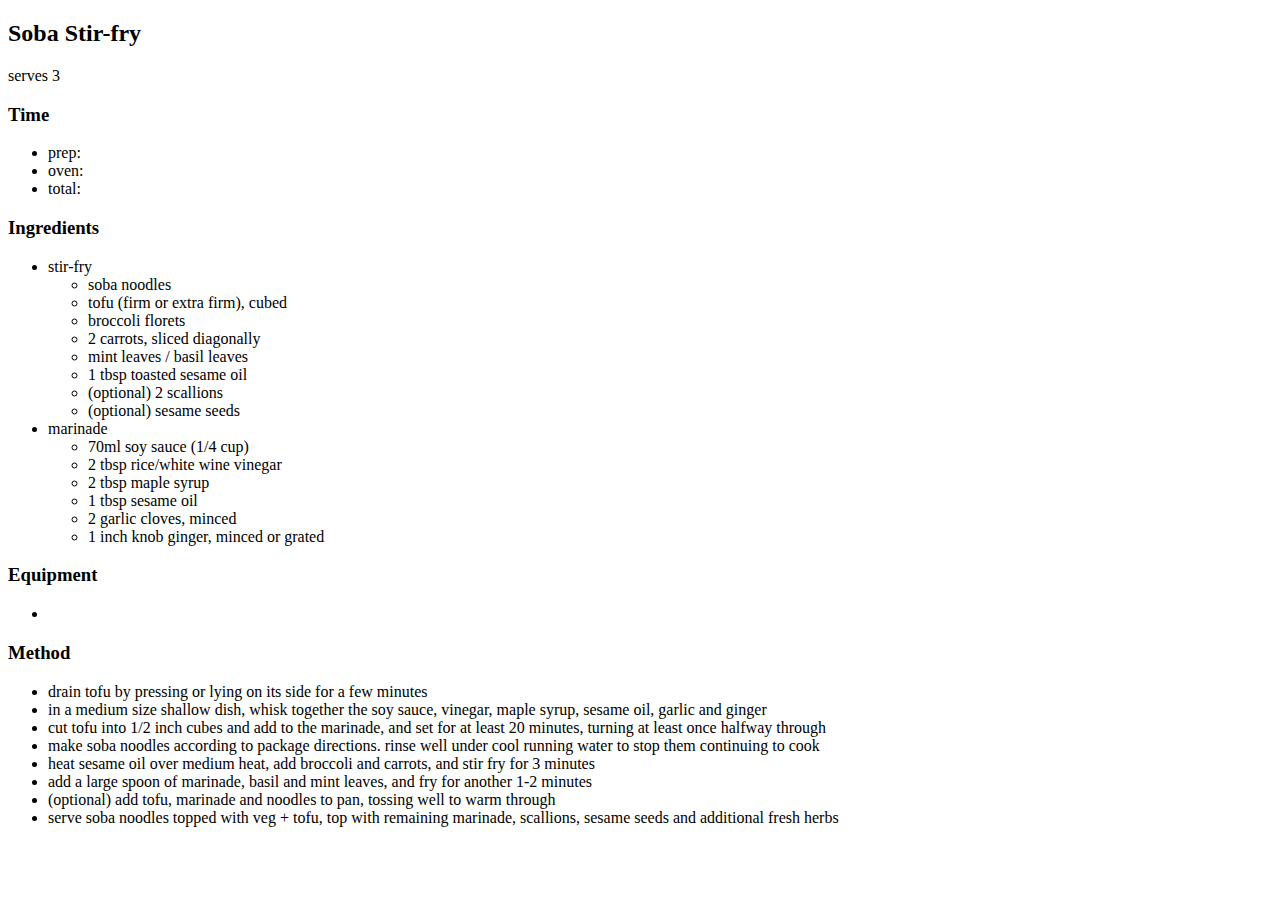
<file: public/recipes/soba-stirfry.html>
<!DOCTYPE html>
<html lang="en">

<head>
    <meta charset="utf-8">
    <meta name="viewport" content="width=device-width, initial-scale=1">
    <title>soba stirfry recipe</title>
    <!-- <link rel="stylesheet" type="text/css" href="styles.css"> -->
</head>

<body>
    <article>
        <h2>Soba Stir-fry</h2>
        <p>serves 3</p>
        <section class="preparation">
            <h3>Time</h3>
            <ul>
                <li>prep:</li>
                <li>oven:</li>
                <li>total:</li>
            </ul>
        </section>
        <section class="ingredients">
            <h3>Ingredients</h3>
            <ul>
                <li>stir-fry <ul>
                        <li>soba noodles</li>
                        <li>tofu (firm or extra firm), cubed</li>
                        <li>broccoli florets</li>
                        <li>2 carrots, sliced diagonally</li>
                        <li>mint leaves / basil leaves</li>
                        <li>1 tbsp toasted sesame oil</li>
                        <li>(optional) 2 scallions</li>
                        <li>(optional) sesame seeds</li>
                    </ul>
                </li>
                <li>marinade<ul>
                        <li>70ml soy sauce (1/4 cup)</li>
                        <li>2 tbsp rice/white wine vinegar</li>
                        <li>2 tbsp maple syrup</li>
                        <li>1 tbsp sesame oil</li>
                        <li>2 garlic cloves, minced</li>
                        <li>1 inch knob ginger, minced or grated</li>
                    </ul>
                </li>
            </ul>
        </section>
        <section class="equipment">
            <h3>Equipment</h3>
            <ul>
                <li></li>
            </ul>
        </section>
        <section class="method">
            <h3>Method</h3>
            <ul>
                <li>drain tofu by pressing or lying on its side for a few minutes</li>
                <li>in a medium size shallow dish, whisk together the soy sauce, vinegar, maple syrup, sesame oil,
                    garlic and ginger</li>
                <li>cut tofu into 1/2 inch cubes and add to the marinade, and set for at least 20 minutes, turning at
                    least once halfway through</li>
                <li>make soba noodles according to package directions. rinse well under cool running water to stop them
                    continuing to cook</li>
                <li>heat sesame oil over medium heat, add broccoli and carrots, and stir fry for 3 minutes</li>
                <li>add a large spoon of marinade, basil and mint leaves, and fry for another 1-2 minutes</li>
                <li>(optional) add tofu, marinade and noodles to pan, tossing well to warm through</li>
                <li>serve soba noodles topped with veg + tofu, top with remaining marinade, scallions, sesame seeds and
                    additional fresh herbs</li>
            </ul>
        </section>
    </article>
</body>
</file>
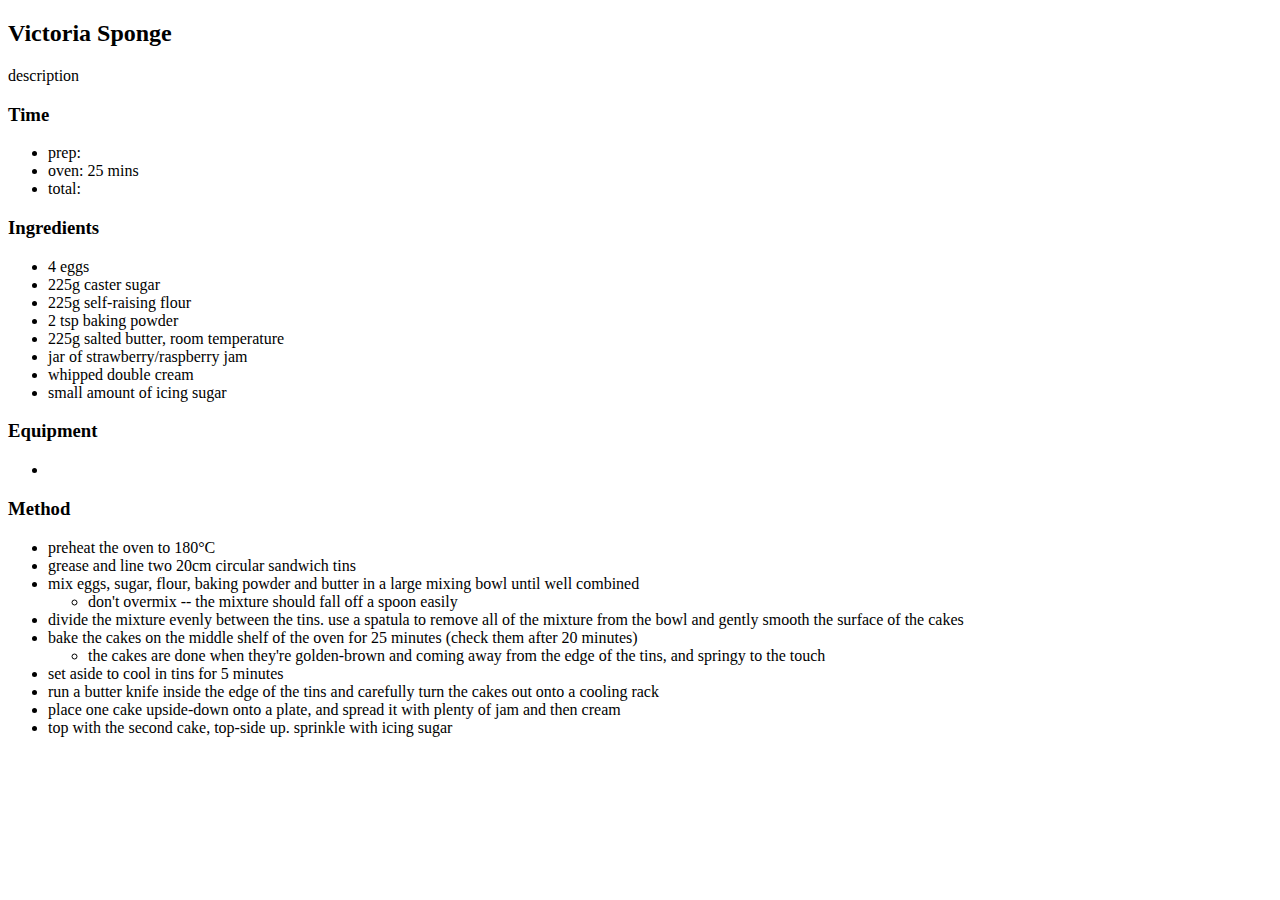
<file: public/recipes/victoria-sponge.html>
<!DOCTYPE html>
<html lang="en">

<head>
    <meta charset="utf-8">
    <meta name="viewport" content="width=device-width, initial-scale=1">
    <title>victoria sponge recipe</title>
    <!-- <link rel="stylesheet" type="text/css" href="styles.css"> -->
</head>

<body>
    <article>
        <h2>Victoria Sponge</h2>
        <p>description</p>
        <section class="preparation">
            <h3>Time</h3>
            <ul>
                <li>prep:</li>
                <li>oven: 25 mins</li>
                <li>total:</li>
            </ul>
        </section>
        <section class="ingredients">
            <h3>Ingredients</h3>
            <ul>
                <li>4 eggs</li>
                <li>225g caster sugar</li>
                <li>225g self-raising flour</li>
                <li>2 tsp baking powder</li>
                <li>225g salted butter, room temperature</li>
                <li>jar of strawberry/raspberry jam</li>
                <li>whipped double cream</li>
                <li>small amount of icing sugar</li>
            </ul>
        </section>
        <section class="equipment">
            <h3>Equipment</h3>
            <ul>
                <li></li>
            </ul>
        </section>
        <section class="method">
            <h3>Method</h3>
            <ul>
                <li>preheat the oven to 180°C</li>
                <li>grease and line two 20cm circular sandwich tins</li>
                <li>mix eggs, sugar, flour, baking powder and butter in a large mixing bowl until well combined
                    <ul>
                        <li>don't overmix -- the mixture should fall off a spoon easily</li>
                    </ul>
                </li>
                <li>divide the mixture evenly between the tins. use a spatula to remove all of the mixture from the bowl
                    and gently smooth the surface of the cakes</li>
                <li>bake the cakes on the middle shelf of the oven for 25 minutes (check them after 20 minutes)
                    <ul>
                        <li>the cakes are done when they're golden-brown and coming away from the edge of the tins, and
                            springy to the touch</li>
                    </ul>
                </li>
                <li>set aside to cool in tins for 5 minutes</li>
                <li>run a butter knife inside the edge of the tins and carefully turn the cakes out onto a cooling rack
                </li>
                <li>place one cake upside-down onto a plate, and spread it with plenty of jam and then cream</li>
                <li>top with the second cake, top-side up. sprinkle with icing sugar</li>
            </ul>
        </section>
    </article>


</body>
</file>
<file: public/styles.css>
body {
    background-color: rgb(143, 172, 203);
    background: url(assets/background-sheep.webp) no-repeat fixed center center;
    background-size: cover;
}

main {
    margin: 0 auto;
    max-width: 60%;
}

section {
    margin: 2em 0;
    padding: 0.5em 2em;
    background-color: rgba(211, 211, 211, 50%);
    backdrop-filter: blur(5px);
    border-radius: 10px;
}

hr {
    color: gray;
}

/* .project {
    padding: 0 2em;
} */

section>h2 {
    text-align: center;
}

section p {
    margin: 0 2em 1em;
}

@media screen and (max-width: 90rem) {
    main {
        max-width: 80%;
    }
}

@media screen and (max-width: 45rem) {
    section {
        padding: 0.5em 1em;
    }

    section p {
        margin: 0 1em 1em;
    }
}
</file>
